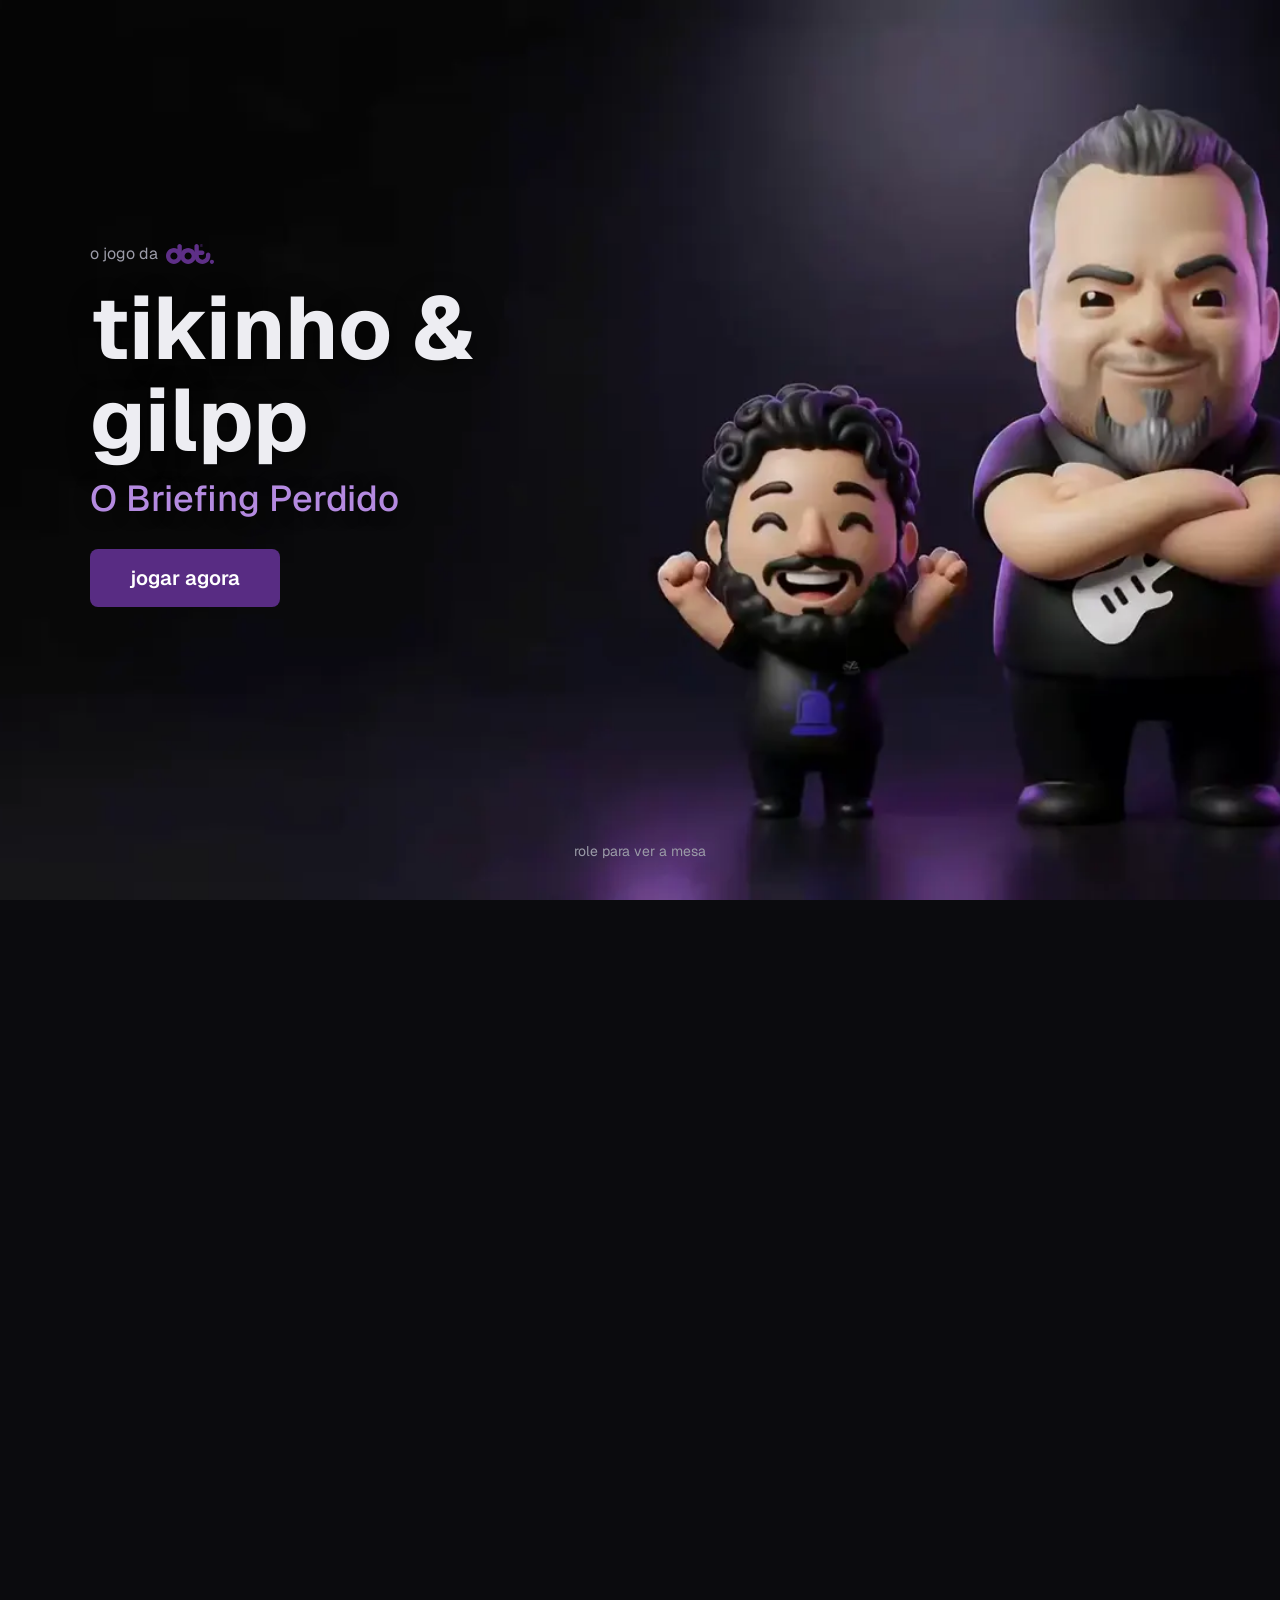
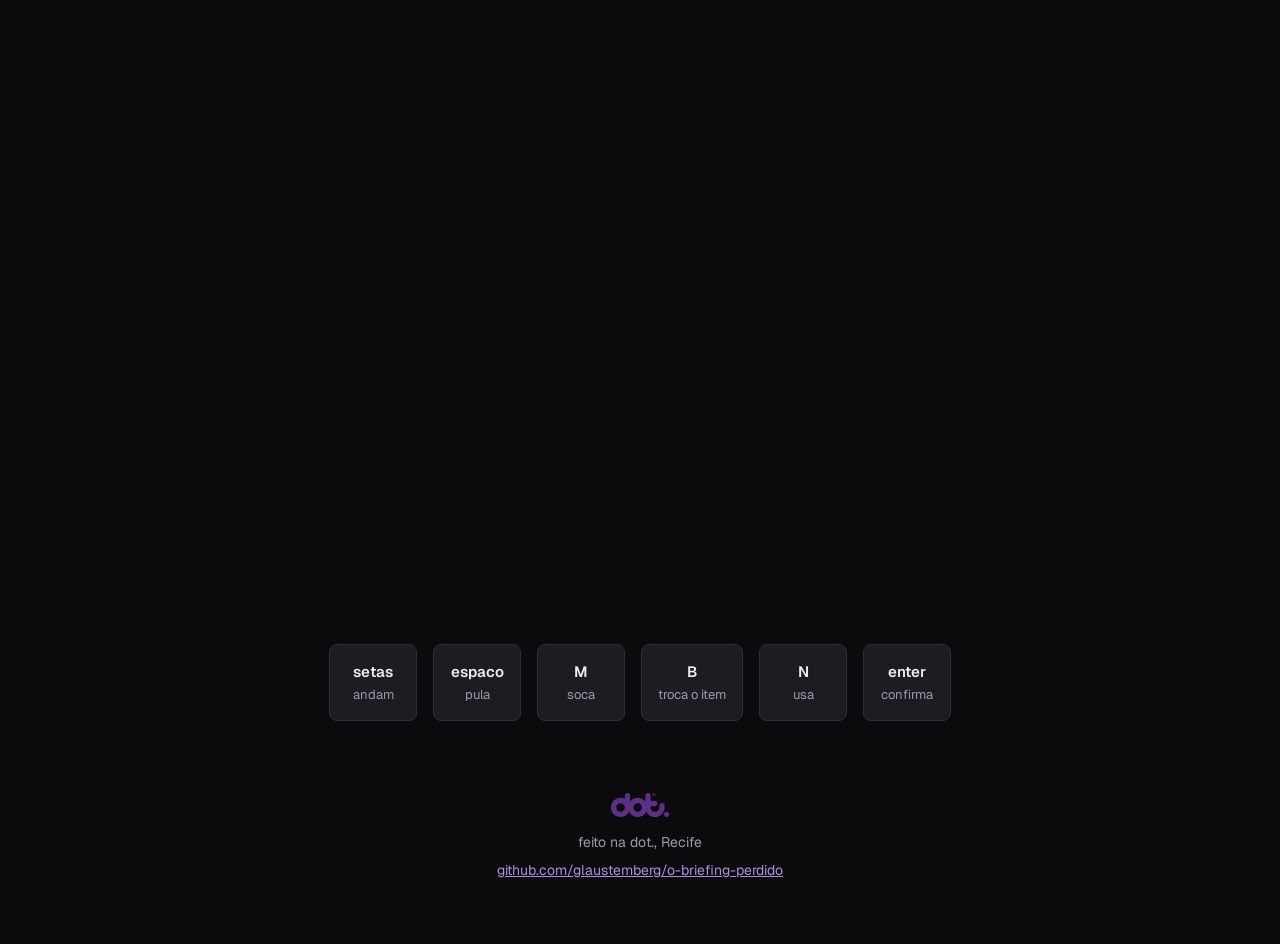
<file: index.html>
<!DOCTYPE html>
<html lang="pt-BR">
<head>
<meta charset="UTF-8">
<meta name="viewport" content="width=device-width, initial-scale=1">
<title>tikinho &amp; gilpp: O Briefing Perdido</title>
<meta name="description" content="o jogo da dot.: tikinho e gilpp em O Briefing Perdido.">
<link rel="preconnect" href="https://fonts.googleapis.com">
<link rel="preconnect" href="https://fonts.gstatic.com" crossorigin>
<link href="https://fonts.googleapis.com/css2?family=Geist:wght@400;500;600;700&family=Pixelify+Sans&display=swap" rel="stylesheet">
<link rel="stylesheet" href="site/site.css">
</head>
<body>

<section id="abertura">
 <div class="abertura-fixo">
  <div class="abertura-img-wrap" id="abertura-img-wrap" aria-hidden="true">
    <div class="abertura-img"></div>
  </div>
  <canvas id="rolagem-canvas" class="rolagem-canvas" aria-hidden="true"></canvas>

  <div class="abertura-conteudo">
    <div class="abertura-eyebrow">
      <span>o jogo da</span>
      <img class="logo-dot" src="site/logo-dot.svg" alt="dot.">
    </div>
    <h1 class="abertura-titulo">tikinho &amp; gilpp</h1>
    <p class="abertura-subtitulo">O Briefing Perdido</p>
    <button type="button" class="botao botao-primario" id="btn-jogar">jogar agora</button>
  </div>

  <p class="abertura-dica">role para ver a mesa</p>
 </div>
</section>

<section id="mesa">
  <div class="mesa">
    <div class="tela" id="tela">
      <div class="jogo-caixa" id="jogo-caixa">
        <div class="standby" id="standby">
          <p class="standby-titulo">tikinho &amp; gilpp</p>
          <button type="button" class="botao botao-primario" id="btn-ligar">ligar</button>
          <button type="button" class="botao botao-secundario botao-pequena" id="btn-tela-cheia">tela cheia</button>
        </div>
      </div>
      <button type="button" class="botao-sair" id="btn-sair" aria-label="sair da tela cheia">sair</button>
      <div class="aviso-girar" id="aviso-girar">
        <p>gire o aparelho</p>
      </div>
    </div>
  </div>
  <p class="mesa-legenda">clique no monitor para jogar. F ou duplo clique para tela cheia</p>
</section>

<section id="controles">
  <div class="chips">
    <div class="chip"><span class="chip-tecla">setas</span><span class="chip-desc">andam</span></div>
    <div class="chip"><span class="chip-tecla">espaco</span><span class="chip-desc">pula</span></div>
    <div class="chip"><span class="chip-tecla">M</span><span class="chip-desc">soca</span></div>
    <div class="chip"><span class="chip-tecla">B</span><span class="chip-desc">troca o item</span></div>
    <div class="chip"><span class="chip-tecla">N</span><span class="chip-desc">usa</span></div>
    <div class="chip"><span class="chip-tecla">enter</span><span class="chip-desc">confirma</span></div>
  </div>

  <footer class="rodape">
    <img class="logo-dot logo-dot-rodape" src="site/logo-dot.svg" alt="dot.">
    <p>feito na dot., Recife</p>
    <a href="https://github.com/glaustemberg/o-briefing-perdido" target="_blank" rel="noopener">github.com/glaustemberg/o-briefing-perdido</a>
  </footer>
</section>

<script>window.__QUADROS = 72;</script>
<script src="site/site.js" defer></script>
<script src="site/rolagem.js" defer></script>
</body>
</html>
</file>
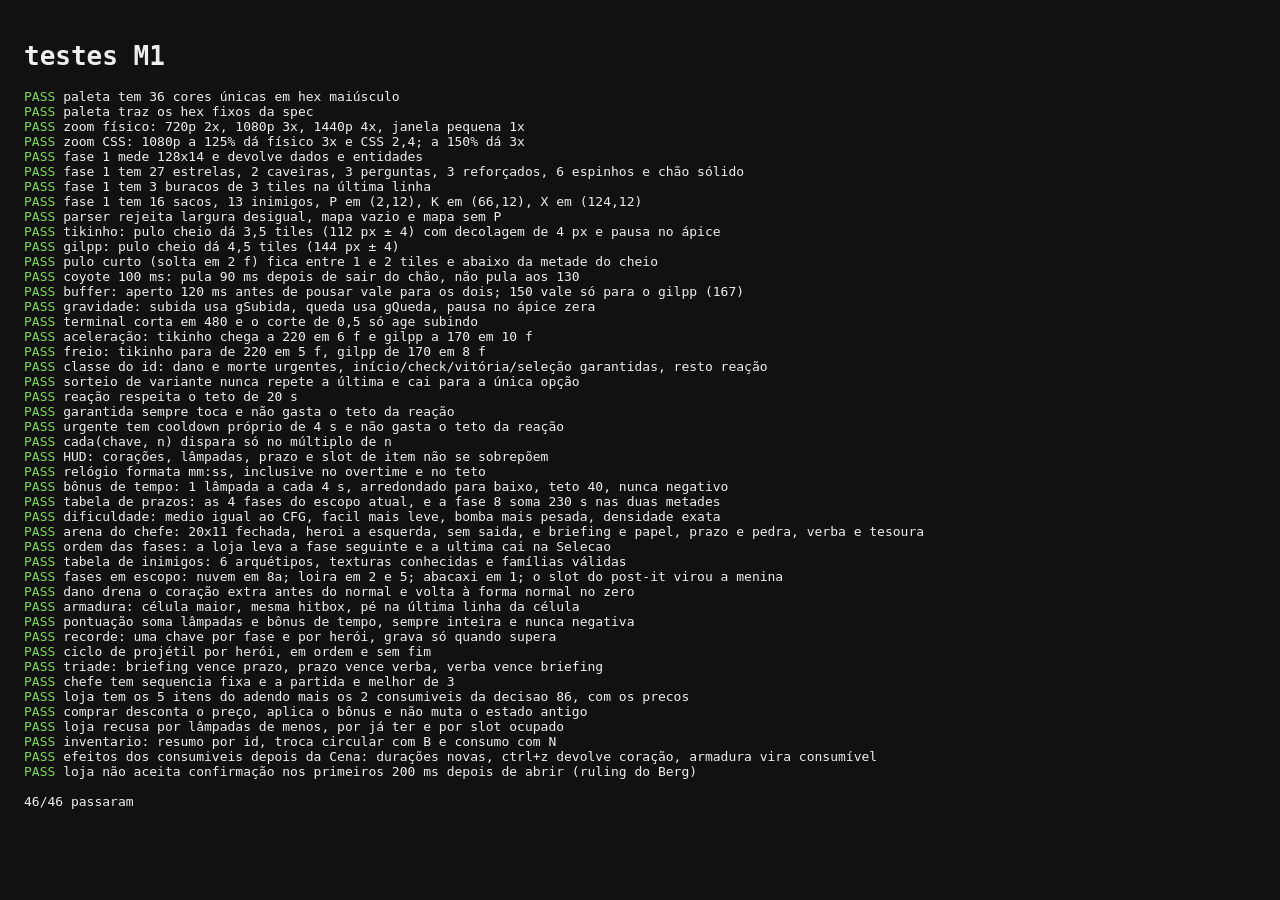
<file: tests/teste.html>
<!DOCTYPE html>
<html lang="pt-BR">
<head>
<meta charset="utf-8">
<title>testes M1</title>
<style>
  body { font-family: monospace; background: #111; color: #eee; padding: 16px; }
  .ok { color: #7ED957; } .falha { color: #F26A4A; }
</style>
</head>
<body>
<h1>testes M1</h1>
<pre id="saida"></pre>
<script src="../js/data/paleta.js"></script>
<script src="../js/config.js"></script>
<script src="../js/data/herois.js"></script>
<script src="../js/data/fase-01.js"></script>
<script src="../js/data/fase-chefe.js"></script>
<script src="../js/data/fase-02.js"></script>
<script src="../js/data/fase-05.js"></script>
<script src="../js/data/fase-08a.js"></script>
<script src="../js/data/fase-08b.js"></script>
<script src="../js/systems/Mapa.js"></script>
<script src="../js/systems/Save.js"></script>
<script src="../js/data/loja.js"></script>
<script src="../js/systems/Voice.js"></script>
<script>
const T = [], saida = document.getElementById('saida');
function teste(nome, fn) { T.push({ nome, fn }); }
function igual(a, b, msg) { if (a !== b) throw new Error(`${msg || ''} esperado ${JSON.stringify(b)}, veio ${JSON.stringify(a)}`); }
function perto(a, b, tol, msg) { if (Math.abs(a - b) > tol) throw new Error(`${msg || ''} esperado ${b} ± ${tol}, veio ${a}`); }
function lanca(fn, msg) { let ok = false; try { fn(); } catch (e) { ok = true; } if (!ok) throw new Error(`${msg || ''} devia lançar erro`); }
function rodar() {
  let passou = 0;
  for (const t of T) {
    try { t.fn(); saida.innerHTML += `<span class="ok">PASS</span> ${t.nome}\n`; passou++; }
    catch (e) { saida.innerHTML += `<span class="falha">FAIL</span> ${t.nome}: ${e.message}\n`; }
  }
  saida.innerHTML += `\n${passou}/${T.length} passaram`;
  document.title = `${passou}/${T.length} testes M1`;
}

// paleta
teste('paleta tem 36 cores únicas em hex maiúsculo', () => {
  const l = OBP.PAL.lista();
  igual(l.length, 36, 'quantidade');
  igual(new Set(l).size, 36, 'repetidas');
  for (const h of l) if (!/^#[0-9A-F]{6}$/.test(h)) throw new Error(`cor fora do formato: ${h}`);
  igual(OBP.PAL.num('#582C83'), 0x582C83, 'num');
});
teste('paleta traz os hex fixos da spec', () => {
  igual(OBP.PAL.contorno, '#0D0B12'); igual(OBP.PAL.roxo, '#582C83'); igual(OBP.PAL.petroleo, '#2E6B7A');
  igual(OBP.PAL.coracao, '#D63A2F'); igual(OBP.PAL.moeda, '#FFCF3F'); igual(OBP.PAL.ceu, '#8FD3F4');
});

// zoom inteiro por pixel físico (spec 2.1 e 9)
teste('zoom físico: 720p 2x, 1080p 3x, 1440p 4x, janela pequena 1x', () => {
  igual(OBP.zoomFisico(1280, 720, 1), 2); igual(OBP.zoomFisico(1920, 1080, 1), 3);
  igual(OBP.zoomFisico(2560, 1440, 1), 4); igual(OBP.zoomFisico(500, 300, 1), 1);
});
teste('zoom CSS: 1080p a 125% dá físico 3x e CSS 2,4; a 150% dá 3x', () => {
  igual(OBP.zoomFisico(1536, 864, 1.25), 3); perto(OBP.zoomInteiro(1536, 864, 1.25), 2.4, 1e-9);
  igual(OBP.zoomFisico(1280, 720, 1.5), 3); perto(OBP.zoomInteiro(1280, 720, 1.5), 3 / 1.5, 1e-9);
});

// parser do mapa ASCII (spec 5 e 9)
teste('fase 1 mede 128x14 e devolve dados e entidades', () => {
  const m = OBP.Mapa.parse(OBP.FASES['fase-01'].mapa);
  igual(m.larg, 128, 'larg'); igual(m.alt, 14, 'alt');
  igual(m.dados.length, 14, 'linhas'); igual(m.dados[0].length, 128, 'colunas');
});
teste('fase 1 tem 27 estrelas, 2 caveiras, 3 perguntas, 3 reforçados, 6 espinhos e chão sólido', () => {
  const m = OBP.Mapa.parse(OBP.FASES['fase-01'].mapa);
  const conta = i => m.dados.flat().filter(v => v === i).length;
  igual(conta(2), 27, 'estrelas (16 + 11 das formações da decisão 88)'); igual(conta(8), 2, 'caveiras'); igual(conta(3), 3, 'perguntas'); igual(conta(4), 3, 'reforçados'); igual(conta(5), 6, 'espinhos');
  igual(m.dados[13][0], 0, 'chão'); igual(m.dados[12][127], 0, 'parede direita');
  igual(m.dados[4][90], 1, 'one-way'); igual(m.dados[10][70], 4, 'R'); igual(m.dados[9][24], 3, '? 1');
});
teste('fase 1 tem 3 buracos de 3 tiles na última linha', () => {
  const m = OBP.Mapa.parse(OBP.FASES['fase-01'].mapa);
  const buracos = m.dados[13].map((v, i) => v === -1 ? i : -1).filter(i => i >= 0);
  igual(JSON.stringify(buracos), JSON.stringify([36, 37, 38, 88, 89, 90, 105, 106, 107]));
});
teste('fase 1 tem 16 sacos, 13 inimigos, P em (2,12), K em (66,12), X em (124,12)', () => {
  const m = OBP.Mapa.parse(OBP.FASES['fase-01'].mapa);
  const de = ch => m.entidades.filter(e => e.ch === ch);
  igual(de('$').length, 16, 'sacos'); igual(de('1').length + de('2').length + de('3').length, 13, 'inimigos');   // subiu de 6 na decisao 67
  igual(de('P')[0].col, 2); igual(de('P')[0].lin, 12); igual(de('K')[0].col, 66); igual(de('X')[0].col, 124);
  igual(de('A').length, 1, 'carimbo'); igual(de('N').length, 2, 'meninas loiras');
  igual(m.dados[12][2], -1, 'entidade vira -1 no tilemap');
  igual(OBP.Mapa.parse(['P.C']).dados[0][2], 8, 'C e o bloco caveira, tile 8 (decisao 88)');
  igual(OBP.INIMIGOS.fantasma.atravessa, true); igual(OBP.INIMIGOS.fantasma.invencivel, true);
});
teste('parser rejeita largura desigual, mapa vazio e mapa sem P', () => {
  lanca(() => OBP.Mapa.parse(['#.', '###']), 'largura');
  lanca(() => OBP.Mapa.parse([]), 'vazio');
  lanca(() => OBP.Mapa.parse(['....', '####']), 'sem P');
});

// física do pulo (spec 3 e 4): o simulador usa o integrador do Arcade (v += g*dt; y += v*dt a 1/60)
teste('tikinho: pulo cheio dá 3,5 tiles (112 px ± 4) com decolagem de 4 px e pausa no ápice', () => {
  const r = OBP.Fisica.simularPulo(OBP.HEROIS.tikinho);
  perto(r.alturaPx, 112, 4, 'altura'); perto(r.tiles, 3.5, 0.125, 'tiles');
});
teste('gilpp: pulo cheio dá 4,5 tiles (144 px ± 4)', () => {
  const r = OBP.Fisica.simularPulo(OBP.HEROIS.gilpp);
  perto(r.alturaPx, 144, 4, 'altura'); perto(r.tiles, 4.5, 0.125, 'tiles');
});
teste('pulo curto (solta em 2 f) fica entre 1 e 2 tiles e abaixo da metade do cheio', () => {
  for (const id of ['tikinho', 'gilpp']) {
    const h = OBP.HEROIS[id], cheio = OBP.Fisica.simularPulo(h).alturaPx, curto = OBP.Fisica.simularPulo(h, 2).alturaPx;
    if (curto < 32 || curto > 64) throw new Error(`${id}: curto ${curto}`);
    if (curto >= cheio / 2) throw new Error(`${id}: curto ${curto} não é menor que metade de ${cheio}`);
  }
});
teste('coyote 100 ms: pula 90 ms depois de sair do chão, não pula aos 130', () => {
  const h = OBP.HEROIS.tikinho;
  igual(OBP.Fisica.podePular(1090, 1000, 1090, h), true, '90 ms');
  igual(OBP.Fisica.podePular(1130, 1000, 1130, h), false, '130 ms');
});
teste('buffer: aperto 120 ms antes de pousar vale para os dois; 150 vale só para o gilpp (167)', () => {
  igual(OBP.Fisica.podePular(1120, 1120, 1000, OBP.HEROIS.tikinho), true);
  igual(OBP.Fisica.podePular(1150, 1150, 1000, OBP.HEROIS.tikinho), false);
  igual(OBP.Fisica.podePular(1150, 1150, 1000, OBP.HEROIS.gilpp), true);
});
teste('gravidade: subida usa gSubida, queda usa gQueda, pausa no ápice zera', () => {
  const h = OBP.HEROIS.tikinho;
  igual(OBP.Fisica.gravidade(h, -100, 0), 1552); igual(OBP.Fisica.gravidade(h, 100, 0), 2328);
  igual(OBP.Fisica.gravidade(h, -10, 0.02), 0);
  igual(OBP.Fisica.gravidade(OBP.HEROIS.gilpp, 5, 0), 2040);
});
teste('terminal corta em 480 e o corte de 0,5 só age subindo', () => {
  igual(OBP.Fisica.terminal(600), 480); igual(OBP.Fisica.terminal(200), 200);
  igual(OBP.Fisica.cortar(-400), -200); igual(OBP.Fisica.cortar(300), 300);
});
teste('aceleração: tikinho chega a 220 em 6 f e gilpp a 170 em 10 f', () => {
  const corre = (h, n) => { let vx = 0; for (let i = 0; i < n; i++) vx = OBP.Fisica.andar(vx, h.vel, h, 1 / 60); return vx; };
  perto(corre(OBP.HEROIS.tikinho, 6), 220, 0.01); if (corre(OBP.HEROIS.tikinho, 5) > 219) throw new Error('rápido demais');
  perto(corre(OBP.HEROIS.gilpp, 10), 170, 0.01); if (corre(OBP.HEROIS.gilpp, 9) > 169) throw new Error('rápido demais');
});
teste('freio: tikinho para de 220 em 5 f, gilpp de 170 em 8 f', () => {
  const freia = (h, n) => { let vx = h.vel; for (let i = 0; i < n; i++) vx = OBP.Fisica.andar(vx, 0, h, 1 / 60); return vx; };
  perto(freia(OBP.HEROIS.tikinho, 5), 0, 0.01); perto(freia(OBP.HEROIS.gilpp, 8), 0, 0.01);
});

// vozes (spec 8): 1 canal, reação a cada 20 s, dano e morte com cooldown próprio de 4 s, garantidas fora do teto
teste('classe do id: dano e morte urgentes, início/check/vitória/seleção garantidas, resto reação', () => {
  igual(OBP.VoiceLogic.classe('tk-dano-01'), 'urgente'); igual(OBP.VoiceLogic.classe('gp-morte-01'), 'urgente');
  igual(OBP.VoiceLogic.classe('gp-inicio-f1'), 'garantida'); igual(OBP.VoiceLogic.classe('tk-check-01'), 'garantida');
  igual(OBP.VoiceLogic.classe('tk-vitfase-01'), 'garantida'); igual(OBP.VoiceLogic.classe('gp-sel-01'), 'garantida');
  igual(OBP.VoiceLogic.classe('tk-pulo-01'), 'reacao'); igual(OBP.VoiceLogic.classe('tk-moeda-01'), 'reacao');
});
teste('sorteio de variante nunca repete a última e cai para a única opção', () => {
  const e = {}, L = ['a', 'b', 'c'];
  const s1 = OBP.VoiceLogic.sorteia(e, L, 0.0); igual(s1, 'a');
  igual(OBP.VoiceLogic.sorteia(e, L, 0.0), 'b', 'com rnd 0 a proxima e a primeira que nao e a ultima');
  igual(OBP.VoiceLogic.sorteia(e, L, 0.99), 'c'); igual(OBP.VoiceLogic.sorteia(e, L, 0.99), 'b');
  igual(OBP.VoiceLogic.sorteia(e, ['x'], 0.5), 'x'); igual(OBP.VoiceLogic.sorteia(e, ['x'], 0.5), 'x', 'uma opcao so repete');
  igual(OBP.VoiceLogic.sorteia(e, [], 0.5), null);
  igual(OBP.VoiceLogic.classe('tk-cinicio-02'), 'garantida'); igual(OBP.VoiceLogic.classe('tk-dano-c1'), 'urgente'); igual(OBP.VoiceLogic.classe('gp-cbatata-01'), 'reacao');
});
teste('reação respeita o teto de 20 s', () => {
  const e = OBP.VoiceLogic.criar();
  igual(OBP.VoiceLogic.decidir(e, 'tk-pulo-01', 1000), true, 'primeira');
  igual(OBP.VoiceLogic.decidir(e, 'tk-soco-01', 20999), false, 'aos 19,999 s');
  igual(OBP.VoiceLogic.decidir(e, 'tk-soco-01', 21000), true, 'aos 20 s');
});
teste('garantida sempre toca e não gasta o teto da reação', () => {
  const e = OBP.VoiceLogic.criar();
  igual(OBP.VoiceLogic.decidir(e, 'tk-inicio-f1', 0), true);
  igual(OBP.VoiceLogic.decidir(e, 'tk-check-01', 10), true);
  igual(OBP.VoiceLogic.decidir(e, 'tk-pulo-01', 20), true, 'reação logo depois');
});
teste('urgente tem cooldown próprio de 4 s e não gasta o teto da reação', () => {
  const e = OBP.VoiceLogic.criar();
  igual(OBP.VoiceLogic.decidir(e, 'tk-dano-01', 0), true);
  igual(OBP.VoiceLogic.decidir(e, 'tk-dano-01', 3999), false);
  igual(OBP.VoiceLogic.decidir(e, 'tk-pulo-01', 100), true, 'reação após dano');
  igual(OBP.VoiceLogic.decidir(e, 'tk-morte-01', 4000), true);
});
teste('cada(chave, n) dispara só no múltiplo de n', () => {
  const e = OBP.VoiceLogic.criar();
  let vezes = 0; for (let i = 0; i < 25; i++) if (OBP.VoiceLogic.cada(e, 'soco', 10)) vezes++;
  igual(vezes, 2); igual(OBP.VoiceLogic.cada(e, 'moeda', 1), true);
});

// layout do HUD do M2 (adendo 1 e 2, spec 2.11): ícone de 32 px e 5 dígitos de 16 px por contador, nada encostando
teste('HUD: corações, lâmpadas, prazo e slot de item não se sobrepõem', () => {
  const c = OBP.hudCaixas();
  igual(c.length, 6, 'caixas');
  igual(c[0].x1, 176, '8 corações terminam em 176');
  igual(c[2].x0, 224, 'dígitos de lâmpada começam em 224'); igual(c[2].x1, 304, 'borda direita da lâmpada');
  igual(c[4].x1, 472, 'borda direita do prazo');
  igual(c[5].x1, 624, 'slot de item termina na margem de 16 px');
  igual(OBP.hudColide(), null, OBP.hudColide() || '');
  igual(OBP.CFG.HUD.CORACAO_MAX, 8, '4 do FACIL mais o permanente mais 3 extras da armadura');
});
// prazo por fase (adendo 2): regressivo em branco, progressivo em vermelho, bônus de lâmpadas por tempo restante
teste('relógio formata mm:ss, inclusive no overtime e no teto', () => {
  igual(OBP.Relogio.formatar(180), '03:00'); igual(OBP.Relogio.formatar(0), '00:00');
  igual(OBP.Relogio.formatar(59.9), '00:59'); igual(OBP.Relogio.formatar(61), '01:01');
  igual(OBP.Relogio.formatar(-5), '00:05', 'overtime conta para cima');
  igual(OBP.Relogio.formatar(-125), '02:05'); igual(OBP.Relogio.formatar(99999), '99:59', 'teto');
  igual(OBP.Relogio.atrasado(0.4), false); igual(OBP.Relogio.atrasado(-0.1), true);
});
teste('bônus de tempo: 1 lâmpada a cada 4 s, arredondado para baixo, teto 40, nunca negativo', () => {
  igual(OBP.Relogio.bonus(7), 1, 'arredonda para baixo, não para o mais próximo');
  igual(OBP.Relogio.bonus(0), 0);
  igual(OBP.Relogio.bonus(-30), 0, 'quem estourou o prazo não ganha bônus');
  igual(OBP.Relogio.bonus(160), 40, 'no limite exato do teto');
  igual(OBP.Relogio.bonus(220), 40, 'passou do teto, trava em 40');
});
// prazos apertados na decisao 67: o bonus de lampada e min(40, seg/4), entao cortar tempo tambem encarece a loja
teste('tabela de prazos: as 4 fases do escopo atual, e a fase 8 soma 230 s nas duas metades', () => {
  igual(Object.keys(OBP.PRAZOS).length, 6, 'fases com prazo (08 conta como 2 metades, mais a arena do chefe)');
  igual(OBP.PRAZOS['fase-01'], 140); igual(OBP.PRAZOS['fase-02'], 170); igual(OBP.PRAZOS['fase-05'], 170);
  igual(OBP.PRAZOS['fase-08a'] + OBP.PRAZOS['fase-08b'], 230, 'as duas metades da fase 8');
});
// dificuldade (decisao 84): MEDIO tem que ser o jogo de antes, e os outros dois andam cada um para um lado
teste('dificuldade: medio igual ao CFG, facil mais leve, bomba mais pesada, densidade exata', () => {
  const D = OBP.DIFICULDADES, reg = (id) => ({ get: () => id });
  igual(Object.keys(D).join(), 'facil,medio,bomba');
  igual(D.medio.vidas, OBP.CFG.VIDAS); igual(D.medio.coracoes, OBP.CFG.CORACOES);
  igual(D.medio.invencivelMs, OBP.CFG.INVENCIVEL_MS);
  ['prazo', 'vel', 'ritmo', 'densidade'].forEach(k => igual(D.medio[k], 1, `medio.${k}`));
  igual(OBP.dif(reg('bomba')).id, 'bomba'); igual(OBP.dif(reg(undefined)).id, 'medio', 'sem escolha cai no medio');
  igual(OBP.dif(null).id, 'medio');
  igual(D.facil.vidas > D.medio.vidas && D.medio.vidas > D.bomba.vidas, true, 'vidas em ordem');
  igual(D.facil.vel < 1 && D.bomba.vel > 1 && D.facil.ritmo > 1 && D.bomba.ritmo < 1, true, 'inimigo');
  const nascem = (dens, n) => Array.from({ length: n }, (_, i) => OBP.nasceInimigo(i, dens)).filter(Boolean).length;
  igual(nascem(1, 15), 15); igual(nascem(0.6, 15), 9); igual(nascem(0.6, 5), 3);
  // o FACIL com o coracao da loja e a armadura ainda cabe no HUD
  igual(D.facil.coracoes + 1 + 3 <= OBP.CFG.HUD.CORACAO_MAX, true, 'coracoes do facil no HUD');
  const e = { lampadas: 100, coracoesMax: 4, coracoesBase: 4, coracoesExtra: 0, pulosExtra: 0, inventario: [] };
  igual(OBP.Loja.motivo(e, 'coracao'), null, 'facil com 4 base ainda pode comprar o permanente');
  igual(OBP.Loja.motivo(Object.assign({}, e, { coracoesMax: 5 }), 'coracao'), 'JÁ TEM');
  igual(OBP.Loja.motivo(Object.assign({}, e, { coracoesMax: 3, coracoesBase: 2 }), 'coracao'), 'JÁ TEM', 'bomba');
});
// arena do chefe (decisao 85): uma tela fechada, sem saida, e as maos do jokenpo com a regra de sempre
teste('arena do chefe: 20x11 fechada, heroi a esquerda, sem saida, e briefing e papel, prazo e pedra, verba e tesoura', () => {
  const m = OBP.Mapa.parse(OBP.FASES['chefe'].mapa);
  igual(m.dados.length, 11, 'linhas'); igual(m.dados[0].length, 20, 'colunas');
  igual(m.dados[10].every(v => v === 0), true, 'chao inteiro na ultima linha');
  igual(m.dados.every(l => l[0] === 0 && l[19] === 0), true, 'paredes dos dois lados');
  igual(!!m.entidades.find(e => e.ch === 'P'), true, 'tem P'); igual(!!m.entidades.find(e => e.ch === 'X'), false, 'nao tem X');
  const J = OBP.JOKENPO;
  igual(J.MAO.briefing, 'papel'); igual(J.MAO.prazo, 'pedra'); igual(J.MAO.verba, 'tesoura');
  igual(J.duelo('briefing', 'prazo'), 1, 'papel vence pedra'); igual(J.duelo('prazo', 'verba'), 1, 'pedra vence tesoura');
  igual(J.duelo('verba', 'briefing'), 1, 'tesoura vence papel'); igual(J.duelo('verba', 'verba'), 0, 'empate');
  igual(OBP.CHEFE.VIDA_CABECA + OBP.CHEFE.VIDA_CORPO, 7, 'vida total do Sobrinho');
  igual(OBP.CFG.FASE_FINAL, 'chefe'); igual(OBP.proximaFase('fase-08b'), 'chefe', 'a torre leva a arena');
});
teste('ordem das fases: a loja leva a fase seguinte e a ultima cai na Selecao', () => {
  igual(OBP.ORDEM.join(), 'fase-01,fase-02,fase-05,fase-08a,fase-08b,chefe');
  igual(OBP.proximaFase('fase-01'), 'fase-02'); igual(OBP.proximaFase('fase-08a'), 'fase-08b');
  igual(OBP.proximaFase(OBP.CFG.FASE_FINAL), null, 'depois da ultima nao tem proxima');
  igual(OBP.ORDEM[OBP.ORDEM.length - 1], OBP.CFG.FASE_FINAL, 'a ultima da ordem e a fase do chefe');
});
// arquétipos de inimigo do M2 (adendo 7). Sem folha 'inimigos32' nesta arte final (Boot carrega uma imagem por
// estado), então em vez de OBP.frame() a checagem confere contra a lista real de chaves que o Boot carrega.
teste('tabela de inimigos: 6 arquétipos, texturas conhecidas e famílias válidas', () => {
  const fams = ['patrulha', 'nuvem', 'loira', 'bomba', 'raio', 'fantasma'];
  igual(Object.keys(OBP.INIMIGOS).join(','), 'abacaxi,nuvem,loira,bomba,raio,fantasma', 'arquétipos');   // post-it saiu na decisao 70, fantasma entrou na 88
  // chaves de textura carregadas pelo Boot ('ini-*' e 'proj-*', Boot.js)
  const texturas = ['ini-nuvem-a', 'ini-nuvem-dorme', 'ini-nuvem-raio', 'ini-loira-idle', 'ini-loira-a',
    'ini-loira-arremessa', 'ini-abacaxi-a', 'ini-abacaxi-b', 'ini-abacaxi-c', 'ini-abacaxi-morto',
    'ini-bomba-solta', 'proj-raio-solto', 'proj-bomba', 'ini-fantasma-a', 'ini-fantasma-b', 'ini-fantasma-c'];
  for (const [id, t] of Object.entries(OBP.INIMIGOS)) {
    if (!fams.includes(t.fam)) throw new Error(`${id}: família ${t.fam}`);
    for (const campo of ['frame', 'frameMorto', 'frameDorme', 'frameAviso', 'frameAlt', 'frameArremessa', 'framePousada', 'frameGrita']) {
      if (t[campo] && !texturas.includes(t[campo])) throw new Error(`${id}.${campo}: textura desconhecida ${t[campo]}`);
    }
  }
  igual(OBP.INIMIGOS.abacaxi.vel, 230, 'abacaxi corre a 230 px/s');
  igual(OBP.INIMIGOS.nuvem.grav, 0, 'nuvem não cai');
  igual(OBP.INIMIGOS.nuvem.dy, -96, 'nuvem nasce 3 tiles acima da marca do mapa');
  // decisao 68: a bomba deixou de ser inofensiva em voo. Quica 3 vezes, explode, e encostar nela mata na hora.
  igual(OBP.INIMIGOS.bomba.fere, undefined, 'bomba fere desde o voo');
  igual(OBP.INIMIGOS.bomba.quiquesAteExplodir, 3); igual(OBP.INIMIGOS.bomba.quique > 0, true, 'bomba quica');
  igual(OBP.INIMIGOS.loira.corpo.join(), '26,56', 'menina de 64 px tem hitbox de gente');
  igual(OBP.INIMIGOS.abacaxi.corpo.join(), '32,40', 'abacaxi de 48 px tem hitbox maior');
  igual(OBP.INIMIGOS.bomba.invencivel, true); igual(OBP.INIMIGOS.raio.invencivel, true);
});
// escopo do M2 (decisão do Berg, 17/09): só fases 1, 2, 5 e 8 existem no jogo. As fases 3, 6 e 7 do plano
// original ficam fora e não recebem nuvem/loira/abacaxi.
teste('fases em escopo: nuvem em 8a; loira em 2 e 5; abacaxi em 1; o slot do post-it virou a menina', () => {
  const tem = (f, id) => OBP.FASES[f].inimigos.includes(id);
  igual(tem('fase-08a', 'nuvem'), true, 'nuvem em fase-08a');
  for (const f of ['fase-02', 'fase-05']) igual(tem(f, 'loira'), true, `loira em ${f}`);
  igual(tem('fase-01', 'abacaxi'), true, 'abacaxi em fase-01');
  igual(tem('fase-01', 'loira'), true, 'a menina entra no slot que era do post-it');
  for (const f of Object.keys(OBP.FASES)) igual(OBP.FASES[f].inimigos.length, 3, `${f}: 3 slots`);
  // decisao 67: slot apontando para arquetipo inexistente nao nasce inimigo nenhum, e foi assim que as fases 2, 5
  // e 8 ficaram praticamente vazias. Nas fases em escopo os 3 slots precisam existir em OBP.INIMIGOS.
  for (const f of OBP.ORDEM.filter(f => OBP.FASES[f])) for (const id of OBP.FASES[f].inimigos) igual(!!OBP.INIMIGOS[id], true, `${f}: ${id}`);
});

// armadura roxa (adendo 6): 3 corações extras, drenados antes dos normais
teste('dano drena o coração extra antes do normal e volta à forma normal no zero', () => {
  igual(OBP.CFG.CORACOES_ARMADURA, 3);
  igual(OBP.Armadura.vestida(3), true); igual(OBP.Armadura.vestida(0), false);
  let e = { coracoes: 3, extra: 3 };
  e = OBP.Armadura.dano(e.coracoes, e.extra); igual(e.extra, 2); igual(e.coracoes, 3, 'normal intacto');
  e = OBP.Armadura.dano(e.coracoes, e.extra); igual(e.extra, 1);
  e = OBP.Armadura.dano(e.coracoes, e.extra); igual(e.extra, 0); igual(e.coracoes, 3, 'ainda intacto');
  igual(OBP.Armadura.vestida(e.extra), false, 'saiu da armadura sem perder coração normal');
  e = OBP.Armadura.dano(e.coracoes, e.extra); igual(e.coracoes, 2); igual(e.extra, 0);
  igual(OBP.Armadura.dano(1, 0).coracoes, 0, 'último coração leva a zero');
});
teste('armadura: célula maior, mesma hitbox, pé na última linha da célula', () => {
  for (const id of ['tikinho', 'gilpp']) {
    const h = OBP.HEROIS[id];
    if (!(h.celulaArmadura > h.celula)) throw new Error(`${id}: célula de armadura não é maior`);
    // o offset do corpo é recalculado pela célula em uso; o pé fica na base da célula nas duas formas
    igual((h.celulaArmadura - h.hitbox.w) % 2, 0, `${id}: offset horizontal inteiro`);
    if (h.celulaArmadura - h.hitbox.h < 0) throw new Error(`${id}: hitbox maior que a célula`);
  }
  igual(OBP.HEROIS.tikinho.celulaArmadura, 96); igual(OBP.HEROIS.gilpp.celulaArmadura, 128);
  igual(OBP.HEROIS.tikinho.hitbox.h, 52, 'hitbox do tikinho intacta'); igual(OBP.HEROIS.gilpp.hitbox.h, 68);
  igual(OBP.FRAMES_ARMADURA.idle, 0); igual(OBP.FRAMES_ARMADURA.shoot, 5); igual(OBP.FRAMES_ARMADURA.win, 7);
});

// pontuação e recorde (adendo 2)
teste('pontuação soma lâmpadas e bônus de tempo, sempre inteira e nunca negativa', () => {
  igual(OBP.Save.pontuacao(42, 90), 132);
  igual(OBP.Save.pontuacao(0, 0), 0);
  igual(OBP.Save.pontuacao(17, 0), 17, 'estourou o prazo, só as lâmpadas');
  igual(OBP.Save.pontuacao(-5, 10), 10, 'lâmpada negativa não subtrai');
  igual(OBP.Save.pontuacao(10.9, 5.9), 15, 'trunca os dois');
});
teste('recorde: uma chave por fase e por herói, grava só quando supera', () => {
  igual(OBP.Save.chave('fase-01', 'tikinho'), 'obp.recorde.fase-01.tikinho');
  const k = OBP.Save.chave('fase-teste', 'tikinho');
  localStorage.removeItem(k); localStorage.removeItem(OBP.Save.chave('fase-teste', 'gilpp'));
  igual(OBP.Save.ler('fase-teste', 'tikinho'), 0, 'sem recorde ainda');
  igual(OBP.Save.gravar('fase-teste', 'tikinho', 120), true, 'primeiro recorde');
  igual(OBP.Save.ler('fase-teste', 'tikinho'), 120);
  igual(OBP.Save.gravar('fase-teste', 'tikinho', 120), false, 'empate não é recorde');
  igual(OBP.Save.gravar('fase-teste', 'tikinho', 119), false, 'pior não grava');
  igual(OBP.Save.gravar('fase-teste', 'tikinho', 121), true);
  igual(OBP.Save.ler('fase-teste', 'tikinho'), 121);
  igual(OBP.Save.ler('fase-teste', 'gilpp'), 0, 'o outro herói tem chave própria');
  localStorage.removeItem(k);
});
// tiro da armadura (adendo 6): tikinho só sirene; gilpp cicla camisa, calça e chapéu de São João. Cada nome do
// ciclo já é a chave de textura carregada pelo Boot (proj-*, sem atlas: não existe folha 'itens32' nesta versão,
// mesma decisão do Enemy.js), então o teste checa a string em vez de procurar quadro num atlas que não existe.
teste('ciclo de projétil por herói, em ordem e sem fim', () => {
  const t = OBP.HEROIS.tikinho, g = OBP.HEROIS.gilpp;
  igual(OBP.ProjLogic.textura(t, 0), 'proj-sirene'); igual(OBP.ProjLogic.textura(t, 1), 'proj-sirene');
  igual(OBP.ProjLogic.textura(t, 97), 'proj-sirene', 'uma textura só, nunca cicla');
  igual(OBP.ProjLogic.textura(g, 0), 'proj-camisa'); igual(OBP.ProjLogic.textura(g, 1), 'proj-calca');
  igual(OBP.ProjLogic.textura(g, 2), 'proj-chapeu'); igual(OBP.ProjLogic.textura(g, 3), 'proj-camisa', 'volta ao começo');
  igual(OBP.ProjLogic.textura(g, 11), 'proj-chapeu');
  igual(t.projetil.vel, 260); igual(g.projetil.vel, 260, 'mesma velocidade nos dois');
  igual(t.projetil.hitbox, 24); igual(g.projetil.hitbox, 24);
  for (const h of [t, g]) for (const n of h.projetil.ciclo) if (!/^proj-/.test(n)) throw new Error(`chave de textura fora do padrão: ${n}`);
});

// jokenpo do chefe (spec 6): a triade e a sequencia fixa sao puras, entao o teste nao precisa do Phaser
teste('triade: briefing vence prazo, prazo vence verba, verba vence briefing', () => {
  const J = OBP.JOKENPO;
  igual(J.duelo('briefing', 'prazo'), 1); igual(J.duelo('prazo', 'verba'), 1); igual(J.duelo('verba', 'briefing'), 1);
  igual(J.duelo('prazo', 'briefing'), -1); igual(J.duelo('verba', 'prazo'), -1); igual(J.duelo('briefing', 'verba'), -1);
  for (const m of J.MAOS) igual(J.duelo(m, m), 0, 'empate');
  lanca(() => J.duelo('coxinha', 'prazo'), 'mao invalida');
});

teste('chefe tem sequencia fixa e a partida e melhor de 3', () => {
  const J = OBP.JOKENPO;
  igual(J.maoDoChefe('sobrinho', 0), 'verba'); igual(J.maoDoChefe('sobrinho', 1), 'briefing');
  igual(J.maoDoChefe('sobrinho', 2), 'prazo'); igual(J.maoDoChefe('sobrinho', 3), 'verba', 'repete o ciclo');
  igual(J.vencedor({ jogador: 1, chefe: 1 }), null, 'ninguem ganhou ainda');
  igual(J.vencedor({ jogador: 2, chefe: 1 }), 'jogador');
  igual(J.vencedor({ jogador: 0, chefe: 2 }), 'chefe');
});

// loja de fim de fase (adendo 3): 5 itens, preço em lâmpadas, um item por visita
const lojaEstado = (l) => ({ lampadas: l, coracoesMax: 3, coracoesExtra: 0, pulosExtra: 0, inventario: [] });
teste('loja tem os 5 itens do adendo mais os 2 consumiveis da decisao 86, com os precos', () => {
  igual(OBP.LOJA.length, 7, 'itens');
  igual(OBP.LOJA.map(i => i.id).join(','), 'coracao,pulo-duplo,armadura,cafe,energetico,carimbo,ctrlz', 'ordem da lista');
  igual(OBP.Loja.item('coracao').preco, 30); igual(OBP.Loja.item('pulo-duplo').preco, 15);
  igual(OBP.Loja.item('armadura').preco, 25); igual(OBP.Loja.item('cafe').preco, 10);
  igual(OBP.Loja.item('energetico').preco, 20);
  igual(OBP.Loja.item('nao-existe'), null);
});
teste('comprar desconta o preço, aplica o bônus e não muta o estado antigo', () => {
  const e = lojaEstado(100);
  // armadura virou consumivel (decisao 93): comprar poe no inventario, como cafe e energetico
  const r = OBP.Loja.comprar(e, 'armadura');
  igual(r.ok, true); igual(r.motivo, null);
  igual(r.estado.lampadas, 75); igual(r.estado.inventario.join(), 'armadura');
  igual(e.lampadas, 100, 'o estado de entrada continua intacto'); igual(e.inventario.join(), '');
  igual(OBP.Loja.comprar(lojaEstado(100), 'coracao').estado.coracoesMax, 4);
  igual(OBP.Loja.comprar(lojaEstado(100), 'pulo-duplo').estado.pulosExtra, 1);
  igual(OBP.Loja.comprar(lojaEstado(100), 'cafe').estado.inventario.join(), 'cafe');
  igual(OBP.Loja.comprar(lojaEstado(100), 'energetico').estado.inventario.join(), 'energetico');
});
teste('loja recusa por lâmpadas de menos, por já ter e por slot ocupado', () => {
  igual(OBP.Loja.motivo(lojaEstado(29), 'coracao'), 'LÂMPADAS DE MENOS');
  igual(OBP.Loja.motivo(lojaEstado(30), 'coracao'), null);
  igual(OBP.Loja.comprar(lojaEstado(9), 'cafe').ok, false, 'compra bloqueada não acontece');
  igual(OBP.Loja.comprar(lojaEstado(9), 'cafe').estado.lampadas, 9, 'e não cobra');
  const comCoracao = Object.assign(lojaEstado(100), { coracoesMax: 4 });
  igual(OBP.Loja.motivo(comCoracao, 'coracao'), 'JÁ TEM');
  // armadura consumivel nao tem mais regra de "JA TEM": o teto e o mesmo MAX_POR_ITEM dos outros consumiveis
  const armadoCheio = Object.assign(lojaEstado(100), { inventario: ['armadura', 'armadura', 'armadura'] });
  igual(OBP.Loja.motivo(armadoCheio, 'armadura'), 'JÁ TEM 3', 'teto por consumivel vale pra armadura tambem');
  const comPulo = Object.assign(lojaEstado(100), { pulosExtra: 1 });
  igual(OBP.Loja.motivo(comPulo, 'pulo-duplo'), 'JÁ TEM');
  const cheio = Object.assign(lojaEstado(100), { inventario: ['cafe', 'cafe', 'cafe'] });
  igual(OBP.Loja.motivo(cheio, 'cafe'), 'JÁ TEM 3', 'teto por consumivel'); igual(OBP.Loja.motivo(cheio, 'energetico'), null, 'outro consumivel ainda cabe');
  igual(OBP.Loja.motivo(lojaEstado(100), 'nao-existe'), 'ITEM DESCONHECIDO');
});
// inventario (decisao 93: ctrl+z e armadura viraram ativos): B troca entre ids distintos, N consome uma unidade
teste('inventario: resumo por id, troca circular com B e consumo com N', () => {
  const I = OBP.Inventario, inv = ['cafe', 'carimbo', 'cafe', 'ctrlz'];
  igual(I.resumo(inv).map(r => r.id + r.n).join(), 'cafe2,carimbo1,ctrlz1', 'ctrl+z virou ativo: entra no ciclo do B');
  igual(I.selecionado(inv, 0).id, 'cafe'); igual(I.selecionado(inv, 1).id, 'carimbo'); igual(I.selecionado(inv, 2).id, 'ctrlz');
  igual(I.selecionado(inv, 3).id, 'cafe', 'indice circular');
  igual(I.proximo(inv, 2), 0, 'depois do ultimo volta ao primeiro'); igual(I.proximo([], 0), 0);
  igual(I.gastar(inv, 'ctrlz').join(), 'cafe,carimbo,cafe'); igual(I.gastar(['cafe'], 'ctrlz'), null); igual(I.quantos(inv, 'cafe'), 2);
  const u = I.usar(inv, 0); igual(u.id, 'cafe'); igual(u.inventario.join(), 'carimbo,cafe,ctrlz'); igual(u.sel, 0);
  const uz = I.usar(['ctrlz'], 0); igual(uz.id, 'ctrlz'); igual(uz.inventario.length, 0, 'ctrl+z agora se usa com N, como os outros');
  const u2 = I.usar(['cafe'], 0); igual(u2.inventario.length, 0); igual(u2.sel, 0);
  igual(I.usar([], 0), null, 'sem item nao usa');
  const u3 = I.usar(['cafe', 'carimbo'], 1); igual(u3.id, 'carimbo'); igual(u3.sel, 0, 'selecao volta a caber');
});
// Cena por cima do Level ao usar item (decisao 93, Berg: "pausa e uma animacao rapida"): cafe e energetico
// encurtaram, ctrl+z e armadura viraram efeitos aplicados na hora em vez de passivo/compra permanente
teste('efeitos dos consumiveis depois da Cena: durações novas, ctrl+z devolve coração, armadura vira consumível', () => {
  igual(OBP.EFEITOS.cafe.ms, 5000); igual(OBP.EFEITOS.energetico.ms, 10000);
  igual(OBP.EFEITOS.ctrlz.tipo, 'coracao'); igual(OBP.EFEITOS.armadura.tipo, 'armadura');
  igual(OBP.Loja.item('armadura').consumivel, true);
});
// ruling do Berg (pré-voo, 16/09): sem trava de 200 ms o Enter que fecha "FASE CONCLUÍDA" compra sozinho o
// primeiro item da loja, porque startAgora ainda está true no primeiro frame da nova cena
teste('loja não aceita confirmação nos primeiros 200 ms depois de abrir (ruling do Berg)', () => {
  igual(OBP.Loja.podeConfirmar(1000, 1199), false, 'antes de 200 ms');
  igual(OBP.Loja.podeConfirmar(1000, 1200), true, 'no limite exato');
  igual(OBP.Loja.podeConfirmar(1000, 1500), true, 'bem depois');
});

rodar();
</script>
</body>
</html>
</file>
<file: site/site.css>
/* tikinho e gilpp: O Briefing Perdido, site */

:root {
  --bg: #0B0B0E;
  --texto: #EDEDF2;
  --secundario: #9B9BA8;
  --roxo-texto: #B48AE0;
  --botao: #582C83;
  --botao-hover: #6B3799;
  --foco: #FFC933;
  --borda: #2E2E38;
  --chip-bg: #1C1C22;
}

* {
  box-sizing: border-box;
}

html, body {
  margin: 0;
  padding: 0;
  overflow-x: clip;   /* clip, nao hidden: hidden faz o body virar o rolador e quebra o position: sticky da abertura */
  scroll-behavior: smooth;
}

body {
  background: var(--bg);
  color: var(--texto);
  font-family: 'Geist', system-ui, -apple-system, sans-serif;
  line-height: 1.4;
}

img {
  max-width: 100%;
  display: block;
}

a {
  color: var(--roxo-texto);
}

button {
  font-family: inherit;
  cursor: pointer;
}

button:focus-visible,
a:focus-visible {
  outline: 3px solid var(--foco);
  outline-offset: 2px;
}

.botao {
  border: none;
  border-radius: 8px;
  font-weight: 600;
  transition: background 160ms ease, transform 160ms ease;
}

.botao-primario {
  background: var(--botao);
  color: #FFFFFF;
  padding: 16px 40px;
  font-size: clamp(16px, 2vw, 20px);
}

.botao-primario:hover {
  background: var(--botao-hover);
}

.botao-secundario {
  background: transparent;
  color: var(--texto);
  border: 1px solid var(--borda);
  padding: 8px 24px;
  font-size: 14px;
}

.botao-secundario:hover {
  border-color: var(--roxo-texto);
}

.botao-pequena {
  margin-top: 8px;
}

/* abertura */

#abertura {
  position: relative;
  min-height: 100dvh;
}

/* a parte visivel da abertura; com a rolagem (decisao 92) ela fica presa no topo enquanto a secao rola */
.abertura-fixo {
  position: relative;
  height: 100dvh;
  overflow: hidden;
  display: flex;
  flex-direction: column;
  align-items: flex-start;
  justify-content: center;
  padding: clamp(32px, 6vh, 80px) clamp(24px, 7vw, 120px) 32px;
}

body.com-rolagem #abertura { height: 420dvh; }
body.com-rolagem .abertura-fixo { position: sticky; top: 0; }
body.com-rolagem .abertura-img { animation: none; }
body.com-rolagem .abertura-conteudo { animation: none; }   /* o fill-mode both da entrada prendia opacity: 1 e vencia o fade por --p */
.rolagem-canvas { position: absolute; inset: 0; z-index: 1; display: none; }
body.com-rolagem .rolagem-canvas { display: block; }
body.com-rolagem .abertura-conteudo,
body.com-rolagem .abertura-dica { opacity: calc(1 - var(--p, 0) * 8); }
#abertura.rolando .abertura-conteudo { pointer-events: none; }
/* a tela e a legenda dentro da abertura fixa: so aparecem no fim do video */
.tela.na-abertura { z-index: 3; opacity: 0; pointer-events: none; transition: opacity 300ms ease; }
.tela.na-abertura.visivel { opacity: 1; pointer-events: auto; }
.mesa-legenda.na-abertura { z-index: 3; opacity: 0; transition: opacity 300ms ease; }
.mesa-legenda.na-abertura.visivel { opacity: 1; }
body.tela-cheia .tela.na-abertura { opacity: 1; pointer-events: auto; }
#mesa.escondida { display: none; }

.abertura-img-wrap {
  position: absolute;
  inset: -16px;
  z-index: 0;
}

.abertura-img {
  position: absolute;
  inset: 0;
  background-image: url("abertura.jpg");
  background-size: cover;
  background-position: right bottom;
  transform-origin: 100% 100%;
  animation: kenburns 24s ease-in-out infinite alternate;
}

@keyframes kenburns {
  from { transform: scale(1); }
  to { transform: scale(1.06); }
}

.abertura-conteudo {
  position: relative;
  z-index: 2;
  text-align: left;
  max-width: min(640px, 44vw);   /* na faixa de 1440 px o titulo quebra em duas linhas e nao encosta no tikinho */
  margin-bottom: 8vh;
  animation: fadeUp 600ms cubic-bezier(.16,1,.3,1) both;
  animation-delay: 100ms;
}

@keyframes fadeUp {
  from { opacity: 0; transform: translateY(24px); }
  to { opacity: 1; transform: translateY(0); }
}

.abertura-eyebrow {
  display: flex;
  align-items: center;
  justify-content: flex-start;
  gap: 8px;
  color: var(--secundario);
  font-size: 16px;
  margin-bottom: 16px;
}

.abertura-eyebrow .logo-dot {
  height: 20px;
  width: 48px;
}

.abertura-titulo {
  margin: 0;
  font-weight: 700;
  font-size: clamp(40px, 7vw, 88px);
  line-height: 1.05;
  text-shadow: 0 4px 24px rgba(0,0,0,.55);
}

.abertura-subtitulo {
  margin: 8px 0 24px;
  font-weight: 500;
  font-size: clamp(20px, 3vw, 36px);
  color: var(--roxo-texto);
  text-shadow: 0 2px 16px rgba(0,0,0,.5);
}

.abertura-dica {
  position: absolute;
  z-index: 2;
  left: 0;
  right: 0;
  bottom: 24px;
  text-align: center;
  color: var(--secundario);
  font-size: 14px;
}

/* em pe (celular): texto no alto, centralizado, e os bonecos embaixo */
@media (orientation: portrait) {
  .abertura-fixo { align-items: center; justify-content: flex-start; }
  .abertura-conteudo { text-align: center; margin-bottom: 0; max-width: 640px; }
  .abertura-eyebrow { justify-content: center; }
  .abertura-img { background-position: center bottom; transform-origin: 50% 100%; }
}

@media (prefers-reduced-motion: reduce) {
  .abertura-img { animation: none; }
  .abertura-conteudo { animation: fadeUp 300ms ease-out both; }
  html { scroll-behavior: auto; }
}

/* mesa */

#mesa {
  position: relative;
  background: var(--bg);
}

/* a mesa cobre a janela inteira (a mesma geometria do canvas da rolagem); a .tela e posicionada por JS */
.mesa {
  position: relative;
  width: 100vw;
  height: 100dvh;
  background-image: url("mesa.jpg");
  background-size: cover;
  background-position: center;
  overflow: hidden;
}

.tela {
  position: absolute;
  left: 29.25%;
  top: 18.87%;
  width: 41.50%;
  height: 42.08%;
  background: #000;
  display: flex;
  align-items: center;
  justify-content: center;
  overflow: hidden;
  cursor: pointer;
}

.jogo-caixa {
  position: relative;
  width: 100%;
  aspect-ratio: 16 / 9;
  background: #000;
  overflow: hidden;
}

.jogo-iframe {
  position: absolute;
  inset: 0;
  width: 100%;
  height: 100%;
  border: 0;
  background: #000;
}

.standby {
  position: absolute;
  inset: 0;
  display: flex;
  flex-direction: column;
  align-items: center;
  justify-content: center;
  gap: 16px;
  padding: 16px;
  background: linear-gradient(160deg, #2A1544, #582C83);
  text-align: center;
}

.standby-titulo {
  margin: 0;
  font-family: 'Pixelify Sans', monospace;
  color: #FFFFFF;
  font-size: clamp(16px, 4vw, 28px);
}

.botao-sair {
  display: none;
  position: absolute;
  top: max(12px, env(safe-area-inset-top));
  right: max(12px, env(safe-area-inset-right));
  z-index: 10;
  background: rgba(0,0,0,.5);
  color: #FFFFFF;
  border: 1px solid rgba(255,255,255,.3);
  border-radius: 999px;
  padding: 8px 16px;
  font-size: 13px;
}

.aviso-girar {
  display: none;
  position: absolute;
  inset: 0;
  z-index: 20;
  align-items: center;
  justify-content: center;
  background: var(--bg);
  text-align: center;
  padding: 16px;
}

.aviso-girar p {
  margin: 0;
  color: var(--texto);
  font-size: 18px;
}

.mesa-legenda {
  position: absolute;
  left: 0;
  right: 0;
  bottom: 16px;
  color: var(--secundario);
  font-size: 14px;
  text-align: center;
  padding: 0 16px;
  margin: 0;
  text-shadow: 0 1px 8px rgba(0,0,0,.8);
}

/* tela cheia: mesmo elemento .tela vira camada fixa */

body.tela-cheia .tela {
  position: fixed;
  inset: 0;
  width: auto;
  height: auto;
  z-index: 1000;
  padding: env(safe-area-inset-top) env(safe-area-inset-right) env(safe-area-inset-bottom) env(safe-area-inset-left);
}

body.tela-cheia .jogo-caixa {
  transition: transform 450ms cubic-bezier(.16,1,.3,1), opacity 450ms cubic-bezier(.16,1,.3,1);
}

body.tela-cheia .botao-sair {
  display: block;
}

@media (max-width: 768px) and (orientation: portrait) {
  body.tela-cheia .aviso-girar {
    display: flex;
  }
}

/* celular: mesa em pe */

@media (max-width: 768px), (orientation: portrait) {
  .mesa {
    background-image: url("mesa-mobile.jpg");
  }

  .tela {
    left: 6.89%;
    top: 27.00%;
    width: 86.22%;
    height: 28.92%;
  }
}

/* controles */

#controles {
  padding: 64px 16px 32px;
  display: flex;
  flex-direction: column;
  align-items: center;
  gap: 40px;
}

.chips {
  display: flex;
  flex-wrap: wrap;
  gap: 16px;
  justify-content: center;
  max-width: 800px;
}

.chip {
  display: flex;
  flex-direction: column;
  align-items: center;
  gap: 4px;
  background: var(--chip-bg);
  border: 1px solid var(--borda);
  border-radius: 8px;
  padding: 16px;
  min-width: 88px;
}

.chip-tecla {
  font-weight: 600;
  color: var(--texto);
  font-size: 15px;
}

.chip-desc {
  color: var(--secundario);
  font-size: 13px;
}

.rodape {
  display: flex;
  flex-direction: column;
  align-items: center;
  gap: 8px;
  padding: 32px 16px;
  color: var(--secundario);
  font-size: 14px;
  text-align: center;
}

.logo-dot-rodape {
  height: 24px;
  width: 58px;
  margin-bottom: 8px;
}

.rodape p {
  margin: 0;
}

.rodape a {
  word-break: break-all;
}
</file>
